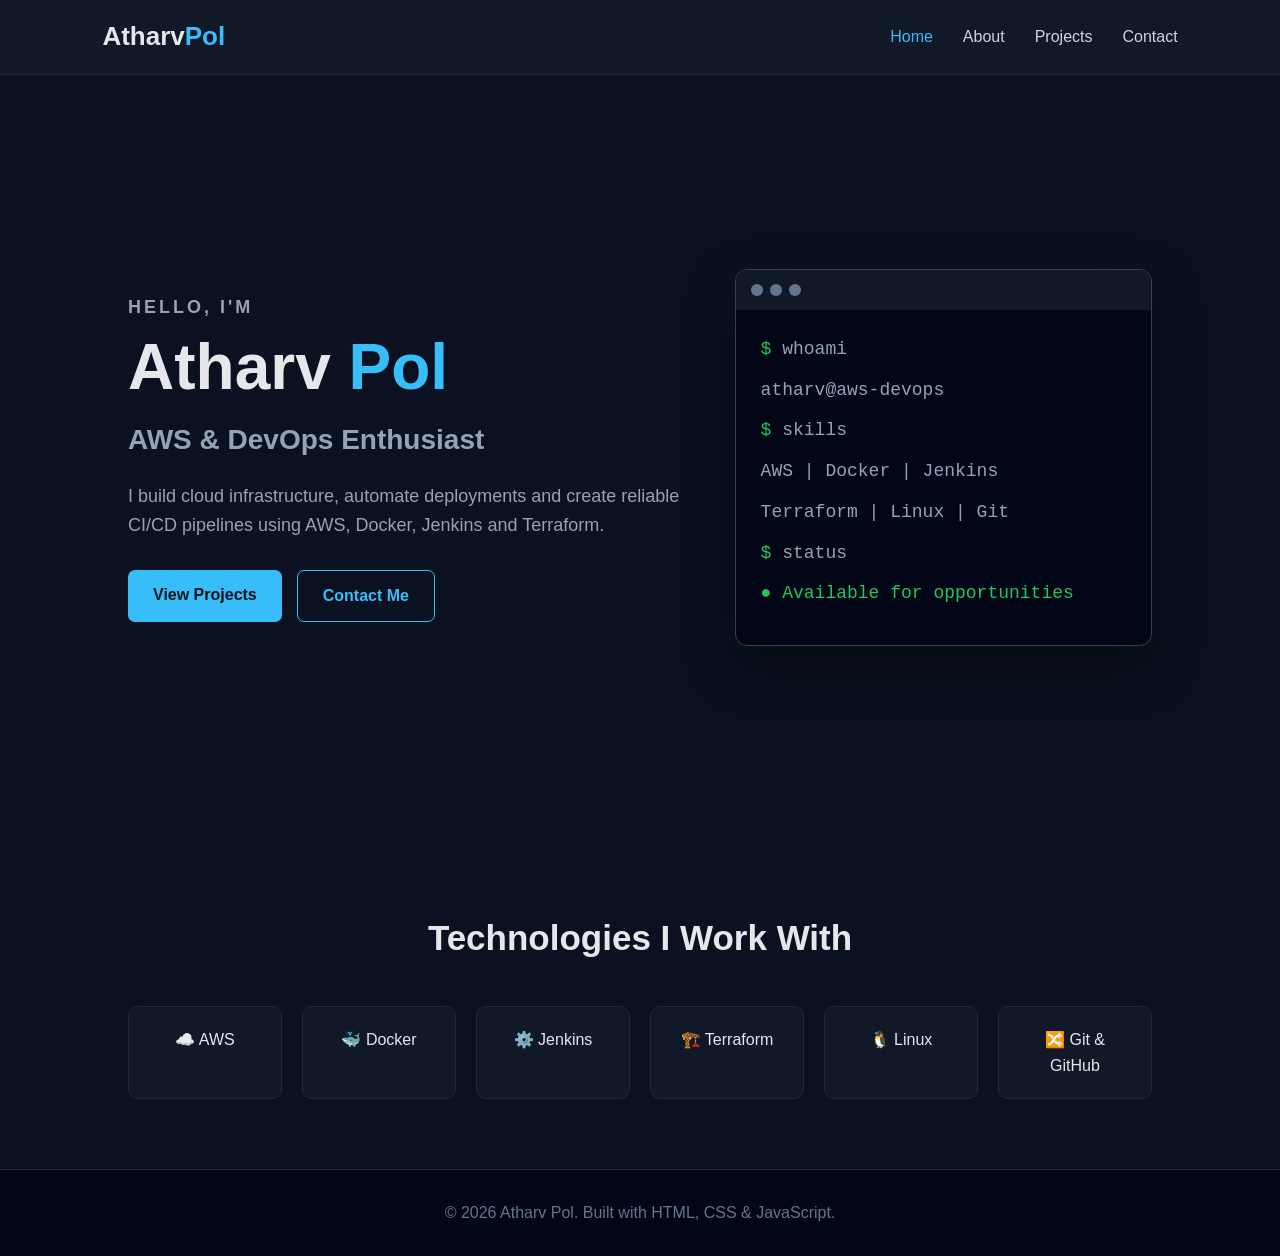
<file: index.html>
<!DOCTYPE html>
<html lang="en">
<head>
    <meta charset="UTF-8">
    <meta name="viewport" content="width=device-width, initial-scale=1.0">
    <title>Atharv Pol | AWS DevOps Engineer</title>
    <link rel="stylesheet" href="style.css">
</head>
<body>

<header>
    <nav class="navbar">
        <div class="logo">Atharv<span>Pol</span></div>

        <ul class="nav-links">
            <li><a href="index.html" class="active">Home</a></li>
            <li><a href="about.html">About</a></li>
            <li><a href="projects.html">Projects</a></li>
            <li><a href="contact.html">Contact</a></li>
        </ul>

        <button class="menu-btn" onclick="toggleMenu()">☰</button>
    </nav>
</header>

<section class="hero">
    <div class="hero-content">
        <p class="hello">HELLO, I'M</p>

        <h1>Atharv <span>Pol</span></h1>

        <h2>AWS & DevOps Enthusiast</h2>

        <p>
            I build cloud infrastructure, automate deployments and create
            reliable CI/CD pipelines using AWS, Docker, Jenkins and Terraform.
        </p>

        <div class="hero-buttons">
            <a href="projects.html" class="btn">View Projects</a>
            <a href="contact.html" class="btn secondary">Contact Me</a>
        </div>
    </div>

    <div class="hero-card">
        <div class="terminal">
            <div class="terminal-header">
                <span></span>
                <span></span>
                <span></span>
            </div>

            <div class="terminal-body">
                <p><span class="green">$</span> whoami</p>
                <p>atharv@aws-devops</p>

                <p><span class="green">$</span> skills</p>
                <p>AWS | Docker | Jenkins</p>
                <p>Terraform | Linux | Git</p>

                <p><span class="green">$</span> status</p>
                <p class="success">● Available for opportunities</p>
            </div>
        </div>
    </div>
</section>

<section class="skills-preview">
    <h2>Technologies I Work With</h2>

    <div class="skill-grid">
        <div class="skill-card">☁️ AWS</div>
        <div class="skill-card">🐳 Docker</div>
        <div class="skill-card">⚙️ Jenkins</div>
        <div class="skill-card">🏗️ Terraform</div>
        <div class="skill-card">🐧 Linux</div>
        <div class="skill-card">🔀 Git & GitHub</div>
    </div>
</section>

<footer>
    <p>© 2026 Atharv Pol. Built with HTML, CSS & JavaScript.</p>
</footer>

<script src="script.js"></script>
</body>
</html>
</file>
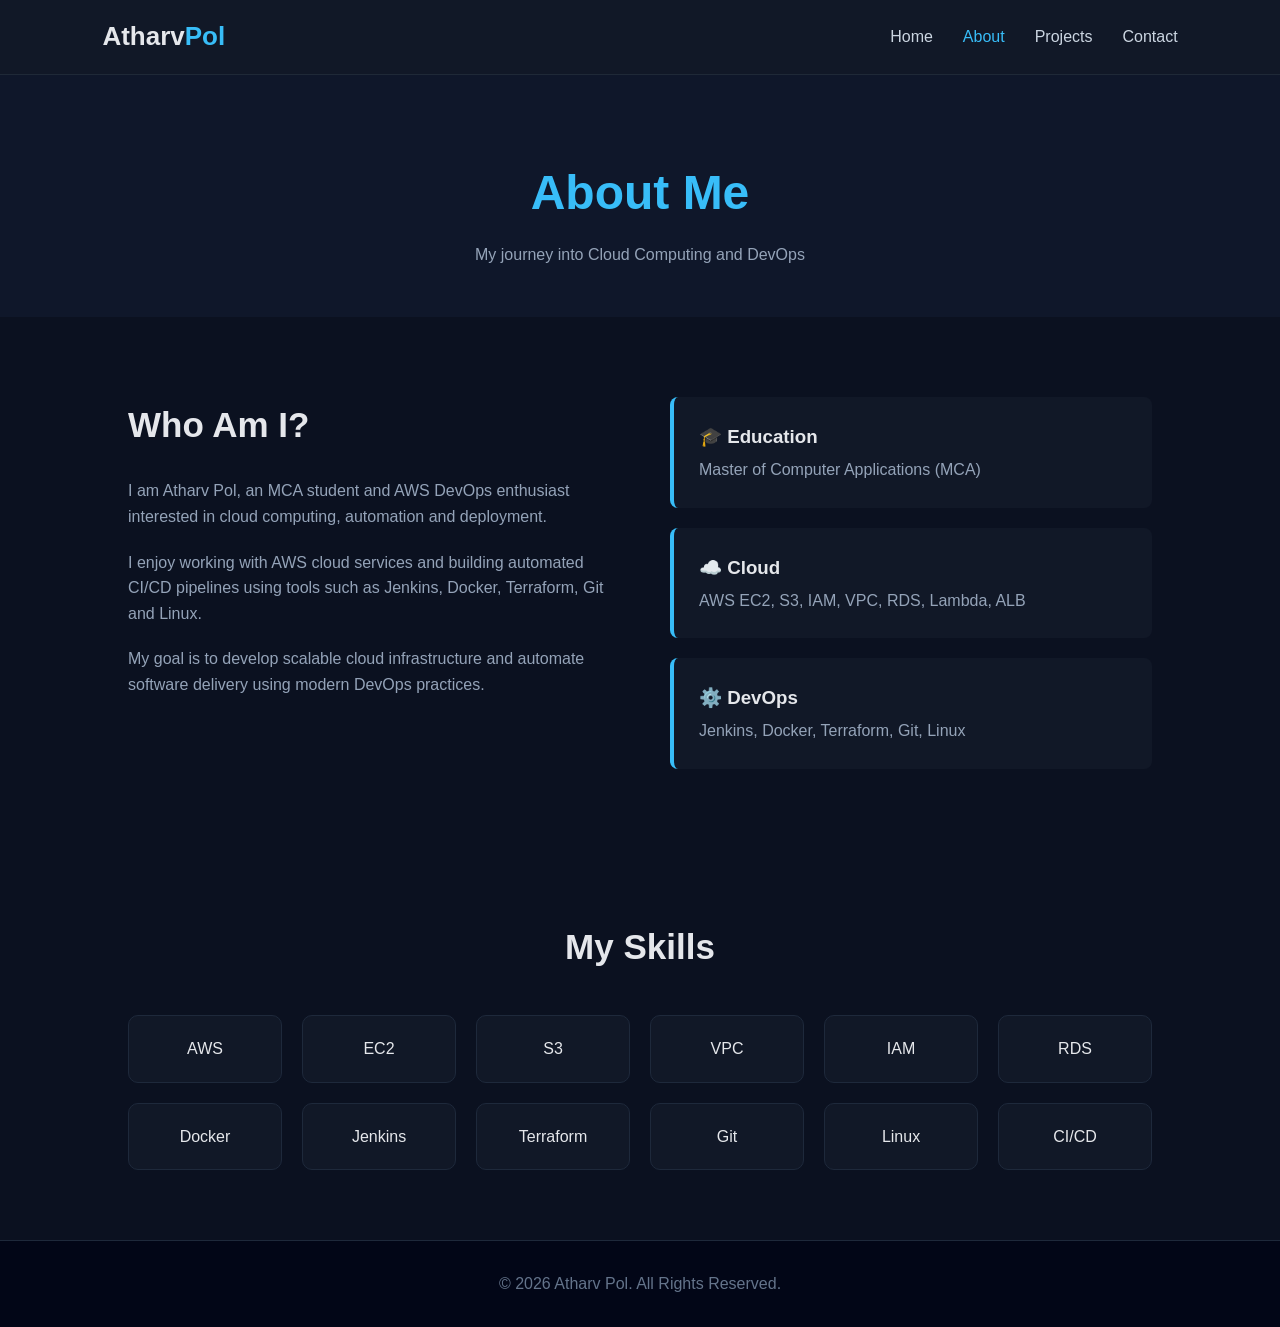
<file: about.html>
<!DOCTYPE html>
<html lang="en">
<head>
    <meta charset="UTF-8">
    <meta name="viewport" content="width=device-width, initial-scale=1.0">
    <title>About | Atharv Pol</title>
    <link rel="stylesheet" href="style.css">
</head>
<body>

<header>
    <nav class="navbar">
        <div class="logo">Atharv<span>Pol</span></div>

        <ul class="nav-links">
            <li><a href="index.html">Home</a></li>
            <li><a href="about.html" class="active">About</a></li>
            <li><a href="projects.html">Projects</a></li>
            <li><a href="contact.html">Contact</a></li>
        </ul>

        <button class="menu-btn" onclick="toggleMenu()">☰</button>
    </nav>
</header>

<section class="page-header">
    <h1>About Me</h1>
    <p>My journey into Cloud Computing and DevOps</p>
</section>

<section class="about-section">

    <div class="about-text">
        <h2>Who Am I?</h2>

        <p>
            I am Atharv Pol, an MCA student and AWS DevOps enthusiast
            interested in cloud computing, automation and deployment.
        </p>

        <p>
            I enjoy working with AWS cloud services and building automated
            CI/CD pipelines using tools such as Jenkins, Docker, Terraform,
            Git and Linux.
        </p>

        <p>
            My goal is to develop scalable cloud infrastructure and automate
            software delivery using modern DevOps practices.
        </p>
    </div>

    <div class="about-info">
        <div class="info-box">
            <h3>🎓 Education</h3>
            <p>Master of Computer Applications (MCA)</p>
        </div>

        <div class="info-box">
            <h3>☁️ Cloud</h3>
            <p>AWS EC2, S3, IAM, VPC, RDS, Lambda, ALB</p>
        </div>

        <div class="info-box">
            <h3>⚙️ DevOps</h3>
            <p>Jenkins, Docker, Terraform, Git, Linux</p>
        </div>
    </div>

</section>

<section class="skills-section">
    <h2>My Skills</h2>

    <div class="skill-grid">
        <div class="skill-card">AWS</div>
        <div class="skill-card">EC2</div>
        <div class="skill-card">S3</div>
        <div class="skill-card">VPC</div>
        <div class="skill-card">IAM</div>
        <div class="skill-card">RDS</div>
        <div class="skill-card">Docker</div>
        <div class="skill-card">Jenkins</div>
        <div class="skill-card">Terraform</div>
        <div class="skill-card">Git</div>
        <div class="skill-card">Linux</div>
        <div class="skill-card">CI/CD</div>
    </div>
</section>

<footer>
    <p>© 2026 Atharv Pol. All Rights Reserved.</p>
</footer>

<script src="script.js"></script>
</body>
</html>
</file>
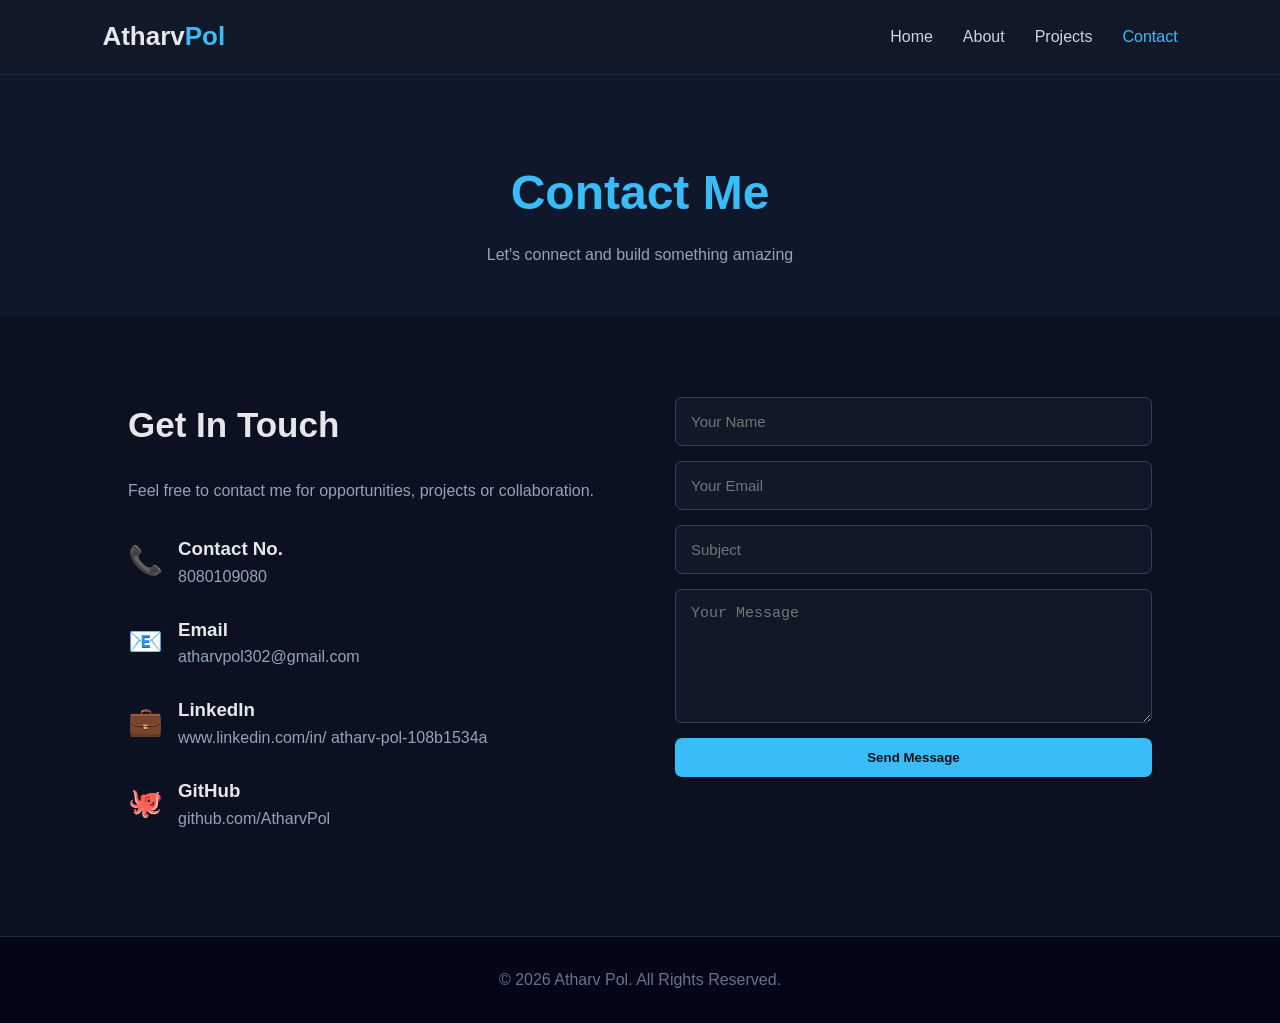
<file: contact.html>
<!DOCTYPE html>
<html lang="en">
<head>
    <meta charset="UTF-8">
    <meta name="viewport" content="width=device-width, initial-scale=1.0">
    <title>Contact | Atharv Pol</title>
    <link rel="stylesheet" href="style.css">
</head>
<body>

<header>
    <nav class="navbar">
        <div class="logo">Atharv<span>Pol</span></div>

        <ul class="nav-links">
            <li><a href="index.html">Home</a></li>
            <li><a href="about.html">About</a></li>
            <li><a href="projects.html">Projects</a></li>
            <li><a href="contact.html" class="active">Contact</a></li>
        </ul>

        <button class="menu-btn" onclick="toggleMenu()">☰</button>
    </nav>
</header>

<section class="page-header">
    <h1>Contact Me</h1>
    <p>Let's connect and build something amazing</p>
</section>

<section class="contact-section">

    <div class="contact-info">

        <h2>Get In Touch</h2>

        <p>
            Feel free to contact me for opportunities, projects or
            collaboration.
        </p>

        <div class="contact-item">
            <span>📞</span>
            <div>
                <h3>Contact No.</h3>
                <p>8080109080</p>
            </div>
        </div>

        <div class="contact-item">
            <span>📧</span>
            <div>
                <h3>Email</h3>
                <p>atharvpol302@gmail.com</p>
            </div>
        </div>

        <div class="contact-item">
            <span>💼</span>
            <div>
                <h3>LinkedIn</h3>
                <p>www.linkedin.com/in/
atharv-pol-108b1534a
</p>
            </div>
        </div>

        <div class="contact-item">
            <span>🐙</span>
            <div>
                <h3>GitHub</h3>
                <p>github.com/AtharvPol</p>
            </div>
        </div>

    </div>

    <form class="contact-form" onsubmit="sendMessage(event)">

        <input type="text" id="name" placeholder="Your Name" required>

        <input type="email" id="email" placeholder="Your Email" required>

        <input type="text" id="subject" placeholder="Subject" required>

        <textarea id="message" rows="6" placeholder="Your Message" required></textarea>

        <button type="submit" class="btn">Send Message</button>

    </form>

</section>

<footer>
    <p>© 2026 Atharv Pol. All Rights Reserved.</p>
</footer>

<script src="script.js"></script>
</body>
</html>
</file>
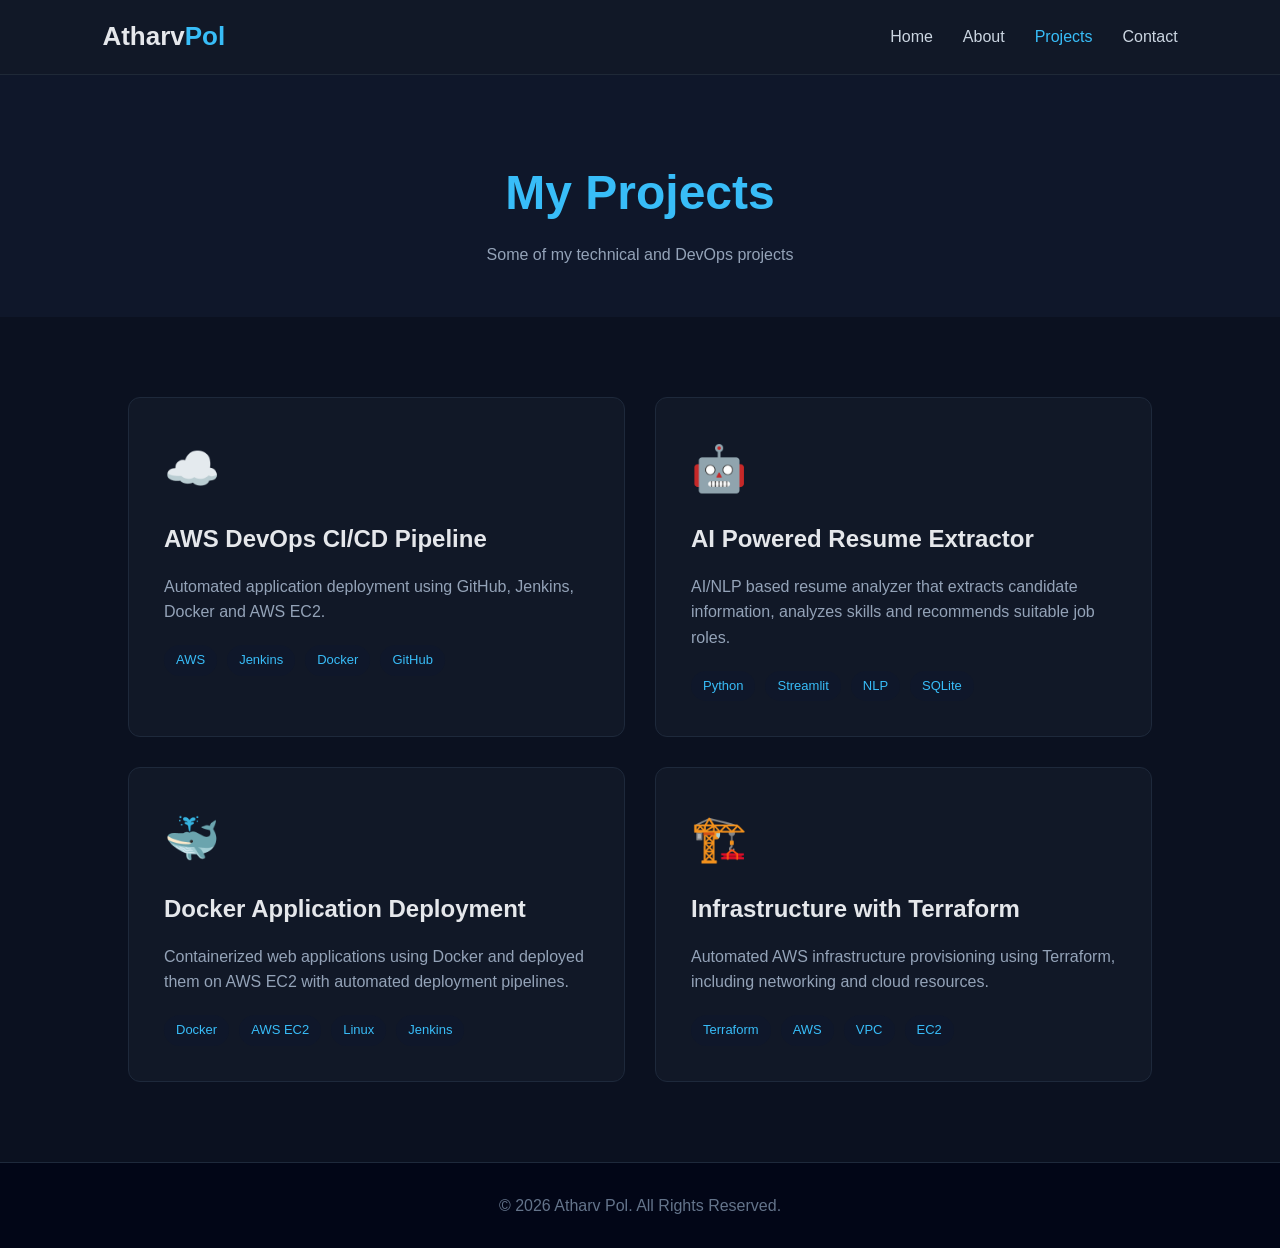
<file: projects.html>
<!DOCTYPE html>
<html lang="en">
<head>
    <meta charset="UTF-8">
    <meta name="viewport" content="width=device-width, initial-scale=1.0">
    <title>Projects | Atharv Pol</title>
    <link rel="stylesheet" href="style.css">
</head>
<body>

<header>
    <nav class="navbar">
        <div class="logo">Atharv<span>Pol</span></div>

        <ul class="nav-links">
            <li><a href="index.html">Home</a></li>
            <li><a href="about.html">About</a></li>
            <li><a href="projects.html" class="active">Projects</a></li>
            <li><a href="contact.html">Contact</a></li>
        </ul>

        <button class="menu-btn" onclick="toggleMenu()">☰</button>
    </nav>
</header>

<section class="page-header">
    <h1>My Projects</h1>
    <p>Some of my technical and DevOps projects</p>
</section>

<section class="projects-section">

    <div class="project-card">
        <div class="project-icon">☁️</div>

        <h2>AWS DevOps CI/CD Pipeline</h2>

        <p>
            Automated application deployment using GitHub, Jenkins, Docker
            and AWS EC2.
        </p>

        <div class="tags">
            <span>AWS</span>
            <span>Jenkins</span>
            <span>Docker</span>
            <span>GitHub</span>
        </div>
    </div>

    <div class="project-card">
        <div class="project-icon">🤖</div>

        <h2>AI Powered Resume Extractor</h2>

        <p>
            AI/NLP based resume analyzer that extracts candidate information,
            analyzes skills and recommends suitable job roles.
        </p>

        <div class="tags">
            <span>Python</span>
            <span>Streamlit</span>
            <span>NLP</span>
            <span>SQLite</span>
        </div>
    </div>

    <div class="project-card">
        <div class="project-icon">🐳</div>

        <h2>Docker Application Deployment</h2>

        <p>
            Containerized web applications using Docker and deployed them
            on AWS EC2 with automated deployment pipelines.
        </p>

        <div class="tags">
            <span>Docker</span>
            <span>AWS EC2</span>
            <span>Linux</span>
            <span>Jenkins</span>
        </div>
    </div>

    <div class="project-card">
        <div class="project-icon">🏗️</div>

        <h2>Infrastructure with Terraform</h2>

        <p>
            Automated AWS infrastructure provisioning using Terraform,
            including networking and cloud resources.
        </p>

        <div class="tags">
            <span>Terraform</span>
            <span>AWS</span>
            <span>VPC</span>
            <span>EC2</span>
        </div>
    </div>

</section>

<footer>
    <p>© 2026 Atharv Pol. All Rights Reserved.</p>
</footer>

<script src="script.js"></script>
</body>
</html>
</file>
<file: style.css>
* {
    margin: 0;
    padding: 0;
    box-sizing: border-box;
}

html {
    scroll-behavior: smooth;
}

body {
    font-family: Arial, Helvetica, sans-serif;
    background: #0b1120;
    color: #e5e7eb;
    line-height: 1.6;
}

a {
    text-decoration: none;
    color: inherit;
}

.navbar {
    height: 75px;
    display: flex;
    align-items: center;
    justify-content: space-between;
    padding: 0 8%;
    background: #111827;
    border-bottom: 1px solid #1f2937;
    position: sticky;
    top: 0;
    z-index: 1000;
}

.logo {
    font-size: 26px;
    font-weight: bold;
}

.logo span {
    color: #38bdf8;
}

.nav-links {
    display: flex;
    list-style: none;
    gap: 30px;
}

.nav-links a {
    color: #cbd5e1;
    transition: 0.3s;
}

.nav-links a:hover,
.nav-links a.active {
    color: #38bdf8;
}

.menu-btn {
    display: none;
    background: none;
    border: none;
    color: white;
    font-size: 28px;
    cursor: pointer;
}

.hero {
    min-height: 85vh;
    display: flex;
    align-items: center;
    justify-content: space-between;
    gap: 50px;
    padding: 80px 10%;
}

.hero-content {
    max-width: 650px;
}

.hello {
    color: #38bdf8;
    font-weight: bold;
    letter-spacing: 3px;
    margin-bottom: 10px;
}

.hero h1 {
    font-size: 64px;
    line-height: 1.1;
    margin-bottom: 15px;
}

.hero h1 span {
    color: #38bdf8;
}

.hero h2 {
    color: #94a3b8;
    font-size: 28px;
    margin-bottom: 20px;
}

.hero p {
    color: #94a3b8;
    font-size: 18px;
    max-width: 600px;
}

.hero-buttons {
    display: flex;
    gap: 15px;
    margin-top: 30px;
}

.btn {
    display: inline-block;
    background: #38bdf8;
    color: #07111f;
    padding: 12px 25px;
    border-radius: 7px;
    border: none;
    font-weight: bold;
    cursor: pointer;
    transition: 0.3s;
}

.btn:hover {
    transform: translateY(-3px);
    opacity: 0.9;
}

.btn.secondary {
    background: transparent;
    color: #38bdf8;
    border: 1px solid #38bdf8;
}

.hero-card {
    width: 450px;
}

.terminal {
    background: #020617;
    border: 1px solid #334155;
    border-radius: 12px;
    overflow: hidden;
    box-shadow: 0 20px 50px rgba(0, 0, 0, 0.4);
}

.terminal-header {
    height: 40px;
    display: flex;
    align-items: center;
    gap: 7px;
    padding-left: 15px;
    background: #111827;
}

.terminal-header span {
    width: 12px;
    height: 12px;
    background: #64748b;
    border-radius: 50%;
}

.terminal-body {
    padding: 25px;
    font-family: monospace;
    color: #cbd5e1;
}

.terminal-body p {
    margin-bottom: 12px;
}

.green {
    color: #22c55e;
}

.success {
    color: #22c55e !important;
}

.skills-preview,
.skills-section {
    padding: 70px 10%;
    text-align: center;
}

.skills-preview h2,
.skills-section h2 {
    font-size: 35px;
    margin-bottom: 40px;
}

.skill-grid {
    display: grid;
    grid-template-columns: repeat(6, 1fr);
    gap: 20px;
}

.skill-card {
    background: #111827;
    border: 1px solid #1e293b;
    padding: 20px;
    border-radius: 10px;
    transition: 0.3s;
}

.skill-card:hover {
    transform: translateY(-5px);
    border-color: #38bdf8;
}

.page-header {
    text-align: center;
    padding: 80px 20px 50px;
    background: #0f172a;
}

.page-header h1 {
    font-size: 48px;
    color: #38bdf8;
}

.page-header p {
    color: #94a3b8;
    margin-top: 10px;
}

.about-section {
    display: grid;
    grid-template-columns: 1fr 1fr;
    gap: 60px;
    padding: 80px 10%;
}

.about-text h2,
.contact-info h2 {
    font-size: 35px;
    margin-bottom: 25px;
}

.about-text p {
    color: #94a3b8;
    margin-bottom: 20px;
}

.about-info {
    display: grid;
    gap: 20px;
}

.info-box {
    padding: 25px;
    background: #111827;
    border-left: 4px solid #38bdf8;
    border-radius: 8px;
}

.info-box p {
    color: #94a3b8;
    margin-top: 5px;
}

.projects-section {
    padding: 80px 10%;
    display: grid;
    grid-template-columns: repeat(2, 1fr);
    gap: 30px;
}

.project-card {
    background: #111827;
    padding: 35px;
    border-radius: 12px;
    border: 1px solid #1e293b;
    transition: 0.3s;
}

.project-card:hover {
    transform: translateY(-7px);
    border-color: #38bdf8;
}

.project-icon {
    font-size: 45px;
    margin-bottom: 15px;
}

.project-card h2 {
    margin-bottom: 15px;
}

.project-card p {
    color: #94a3b8;
}

.tags {
    display: flex;
    flex-wrap: wrap;
    gap: 10px;
    margin-top: 20px;
}

.tags span {
    background: #0f172a;
    color: #38bdf8;
    padding: 5px 12px;
    border-radius: 20px;
    font-size: 13px;
}

.contact-section {
    padding: 80px 10%;
    display: grid;
    grid-template-columns: 1fr 1fr;
    gap: 70px;
}

.contact-info > p {
    color: #94a3b8;
    margin-bottom: 30px;
}

.contact-item {
    display: flex;
    gap: 15px;
    margin-bottom: 25px;
    align-items: center;
}

.contact-item > span {
    font-size: 28px;
}

.contact-item p {
    color: #94a3b8;
}

.contact-form {
    display: flex;
    flex-direction: column;
    gap: 15px;
}

.contact-form input,
.contact-form textarea {
    width: 100%;
    padding: 15px;
    border: 1px solid #334155;
    background: #111827;
    color: white;
    border-radius: 7px;
    outline: none;
    font-size: 15px;
}

.contact-form input:focus,
.contact-form textarea:focus {
    border-color: #38bdf8;
}

.contact-form textarea {
    resize: vertical;
}

footer {
    text-align: center;
    padding: 30px;
    background: #020617;
    color: #64748b;
    border-top: 1px solid #1e293b;
}

@media (max-width: 900px) {

    .hero {
        flex-direction: column;
        text-align: center;
        padding-top: 60px;
    }

    .hero-buttons {
        justify-content: center;
    }

    .hero-card {
        width: 100%;
        max-width: 500px;
    }

    .skill-grid {
        grid-template-columns: repeat(3, 1fr);
    }

    .about-section,
    .contact-section {
        grid-template-columns: 1fr;
    }

    .projects-section {
        grid-template-columns: 1fr;
    }
}

@media (max-width: 650px) {

    .navbar {
        padding: 0 5%;
    }

    .nav-links {
        display: none;
        position: absolute;
        top: 75px;
        left: 0;
        width: 100%;
        background: #111827;
        flex-direction: column;
        padding: 20px;
        text-align: center;
    }

    .nav-links.show {
        display: flex;
    }

    .menu-btn {
        display: block;
    }

    .hero h1 {
        font-size: 45px;
    }

    .hero h2 {
        font-size: 22px;
    }

    .skill-grid {
        grid-template-columns: repeat(2, 1fr);
    }

    .page-header h1 {
        font-size: 38px;
    }
}
</file>
